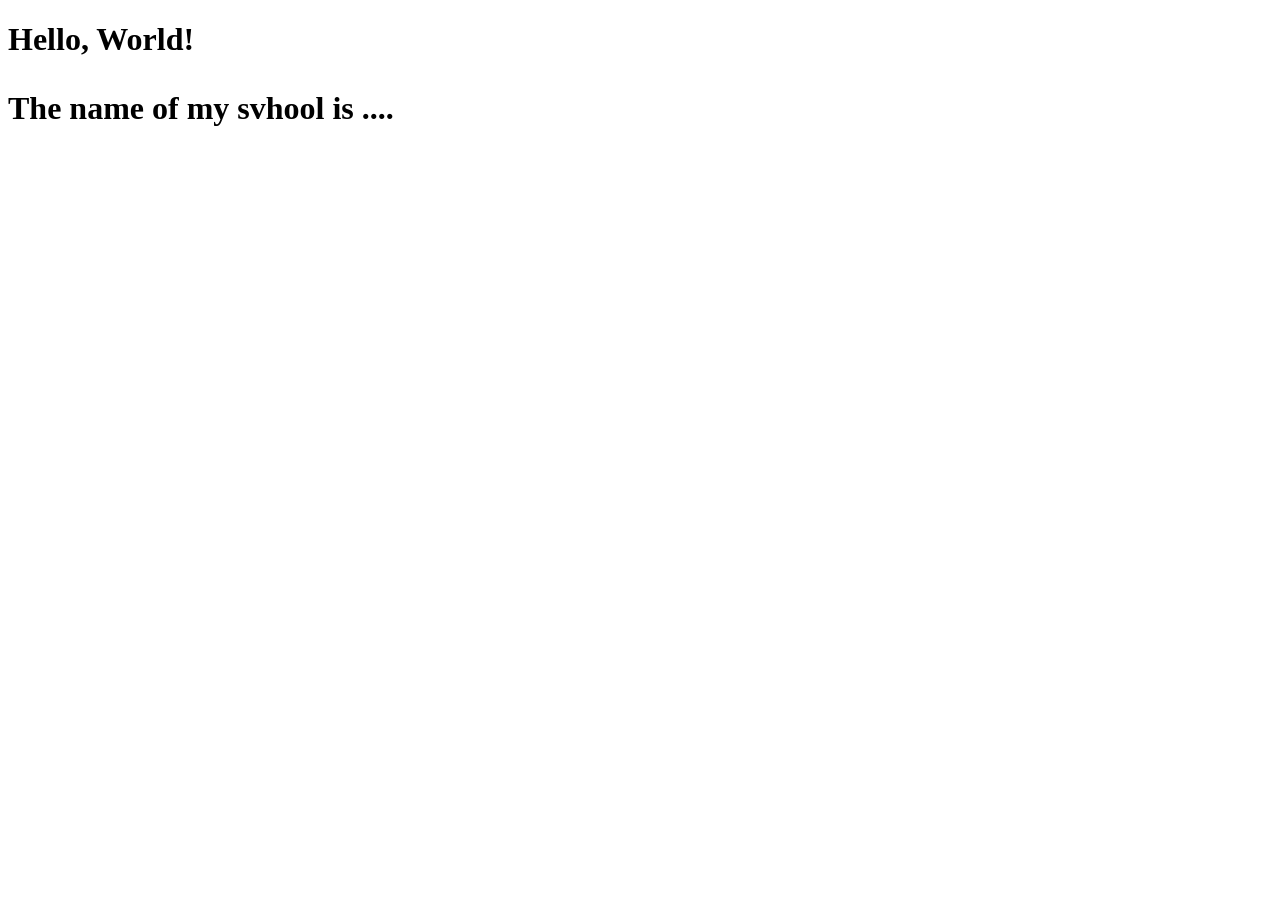
<file: myschool.html>
<!DOCTYPE html>

<html>
<head>
  <meta http-equiv="CONTENT-TYPE" content="text/html; charset=UTF-8">
  <title>Hello, World!</title>
</head>
<body>
  <h1>
    Hello, World!
  </h1>
  <h1></b><p>The name of my svhool is ....</p></h1>
</body>
</html>
</file>
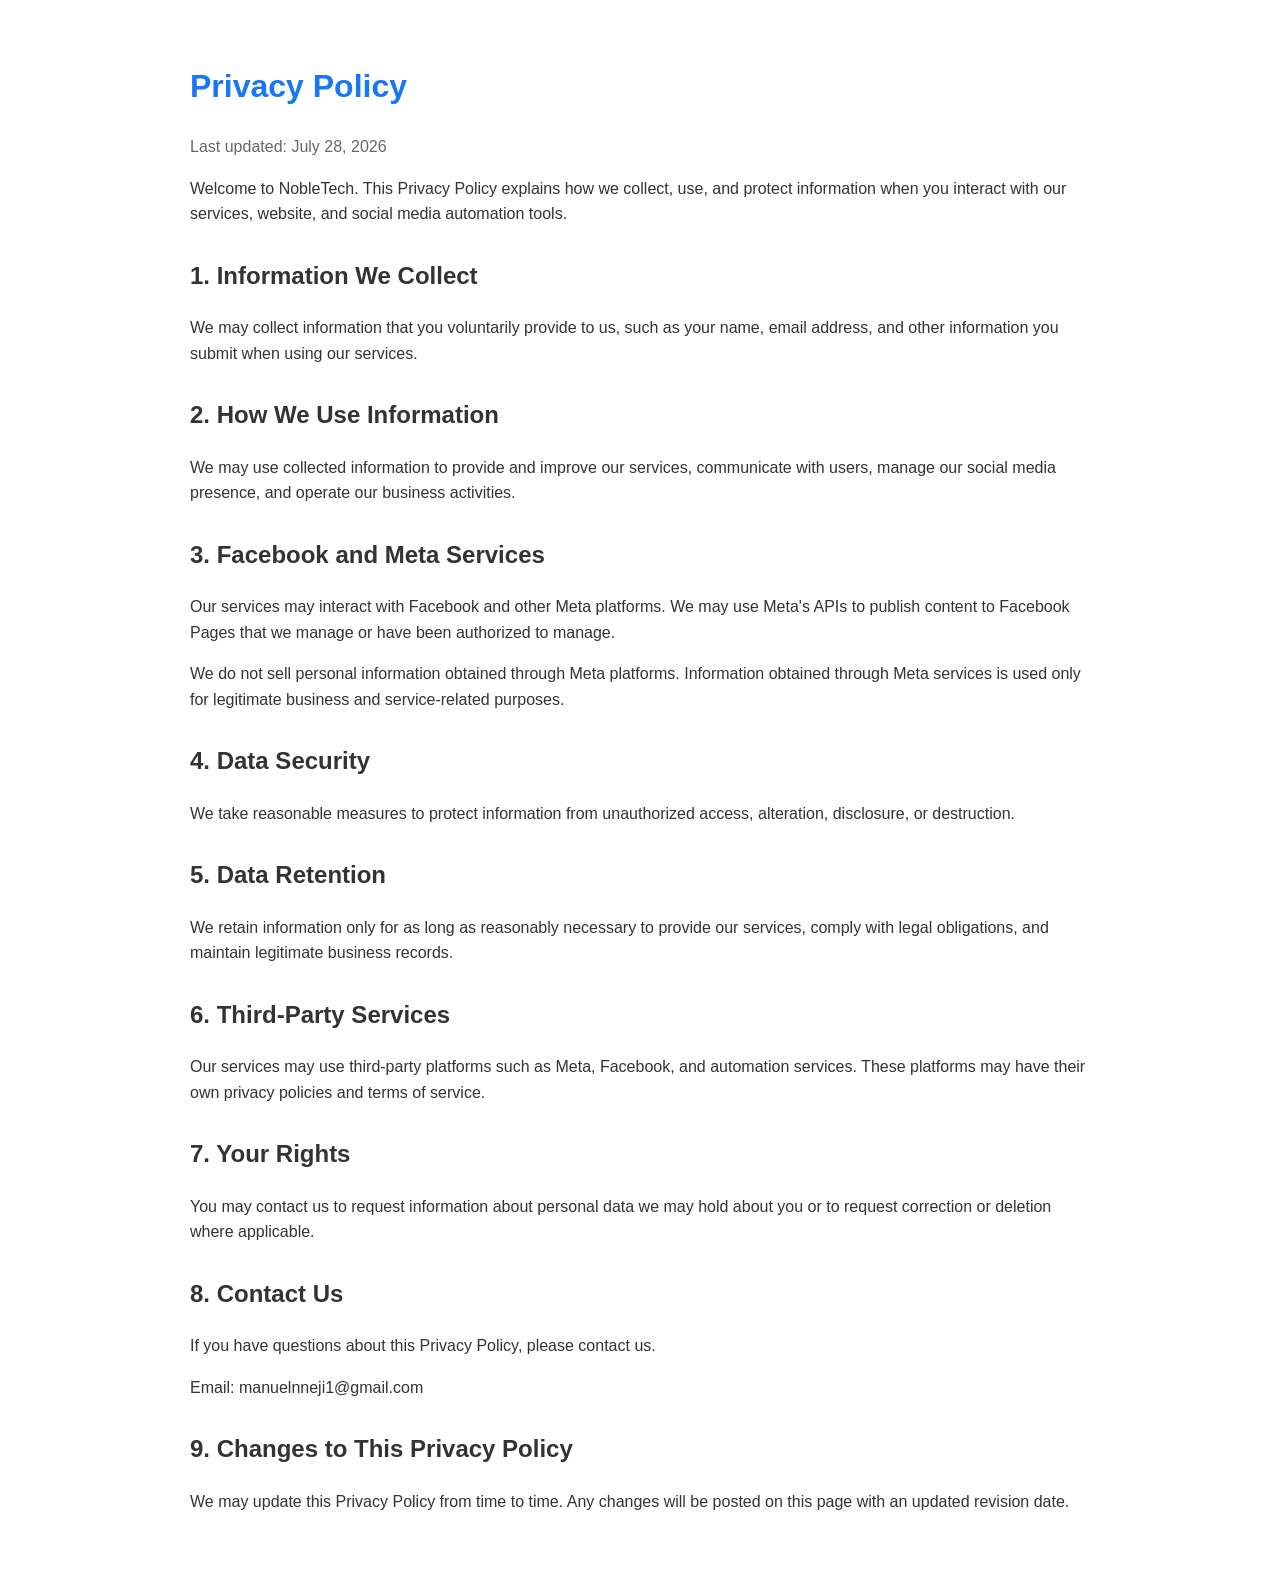
<file: privacy-policy.html>
<!DOCTYPE html>
<html lang="en">
<head>
    <meta charset="UTF-8">
    <meta name="viewport" content="width=device-width, initial-scale=1.0">
    <title>Privacy Policy - NobleTech</title>

    <style>
        body {
            font-family: Arial, sans-serif;
            line-height: 1.6;
            max-width: 900px;
            margin: 0 auto;
            padding: 40px 20px;
            color: #333;
        }

        h1 {
            color: #1877f2;
        }

        h2 {
            margin-top: 30px;
        }

        .date {
            color: #666;
        }
    </style>
</head>

<body>

    <h1>Privacy Policy</h1>

    <p class="date">
        Last updated: July 28, 2026
    </p>

    <p>
        Welcome to NobleTech. This Privacy Policy explains how we collect,
        use, and protect information when you interact with our services,
        website, and social media automation tools.
    </p>

    <h2>1. Information We Collect</h2>

    <p>
        We may collect information that you voluntarily provide to us,
        such as your name, email address, and other information you submit
        when using our services.
    </p>

    <h2>2. How We Use Information</h2>

    <p>
        We may use collected information to provide and improve our services,
        communicate with users, manage our social media presence, and operate
        our business activities.
    </p>

    <h2>3. Facebook and Meta Services</h2>

    <p>
        Our services may interact with Facebook and other Meta platforms.
        We may use Meta's APIs to publish content to Facebook Pages that we
        manage or have been authorized to manage.
    </p>

    <p>
        We do not sell personal information obtained through Meta platforms.
        Information obtained through Meta services is used only for legitimate
        business and service-related purposes.
    </p>

    <h2>4. Data Security</h2>

    <p>
        We take reasonable measures to protect information from unauthorized
        access, alteration, disclosure, or destruction.
    </p>

    <h2>5. Data Retention</h2>

    <p>
        We retain information only for as long as reasonably necessary to
        provide our services, comply with legal obligations, and maintain
        legitimate business records.
    </p>

    <h2>6. Third-Party Services</h2>

    <p>
        Our services may use third-party platforms such as Meta, Facebook,
        and automation services. These platforms may have their own privacy
        policies and terms of service.
    </p>

    <h2>7. Your Rights</h2>

    <p>
        You may contact us to request information about personal data we may
        hold about you or to request correction or deletion where applicable.
    </p>

    <h2>8. Contact Us</h2>

    <p>
        If you have questions about this Privacy Policy, please contact us.
    </p>

    <p>
        Email: manuelnneji1@gmail.com
    </p>

    <h2>9. Changes to This Privacy Policy</h2>

    <p>
        We may update this Privacy Policy from time to time. Any changes will
        be posted on this page with an updated revision date.
    </p>

</body>
</html>
</file>
